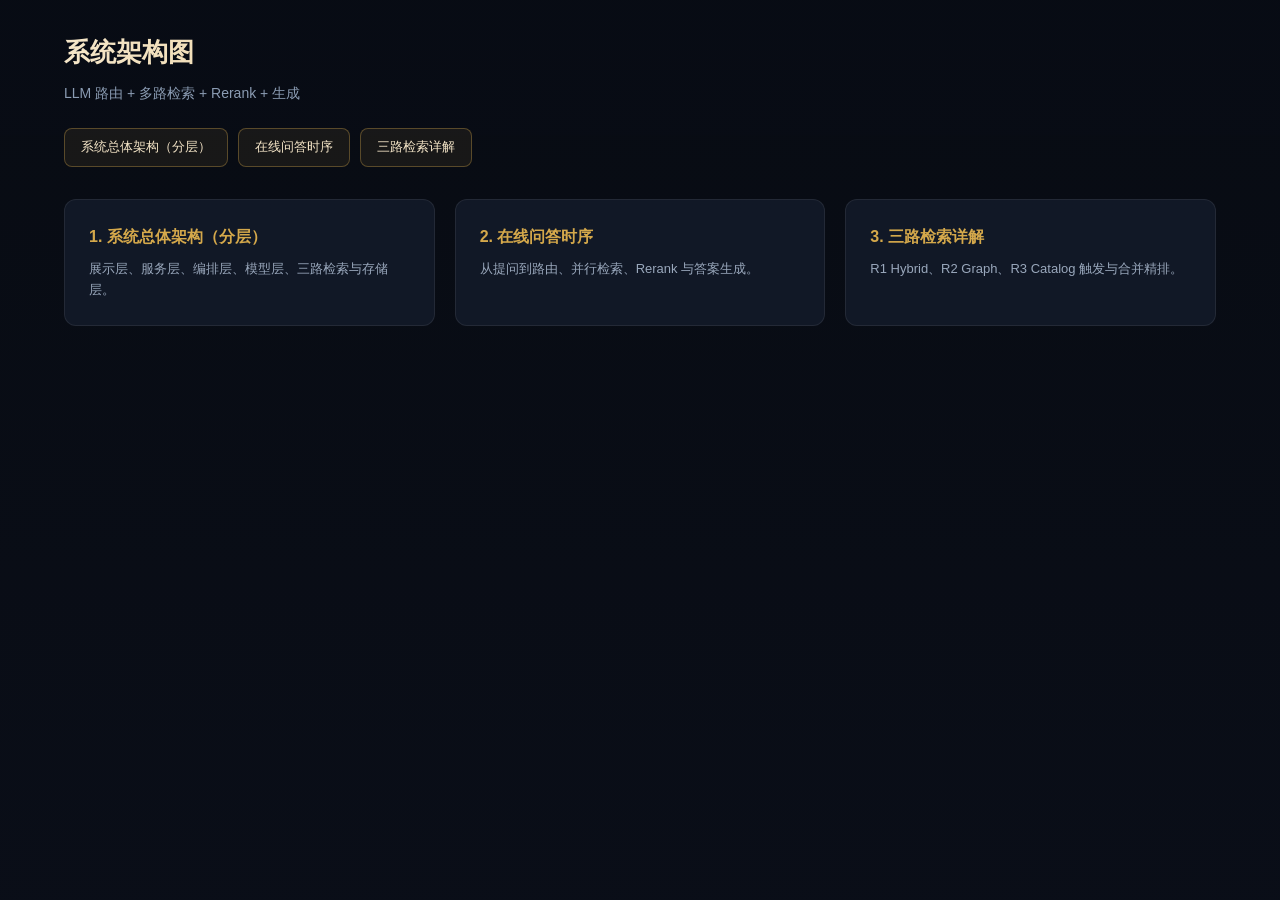
<file: 架构图/architecture/index.html>
<!DOCTYPE html>
<html lang="zh-CN">
<head>
  <meta charset="UTF-8" />
  <meta name="viewport" content="width=device-width, initial-scale=1" />
  <title>系统架构图</title>
  <link rel="stylesheet" href="style.css" />
</head>
<body>
  <div class="page">
    <header class="header">
      <h1>系统架构图</h1>
      <p class="subtitle">LLM 路由 + 多路检索 + Rerank + 生成</p>
    </header>
    <nav class="nav">
      <a href="system-overview.html">系统总体架构（分层）</a>
      <a href="chat-sequence.html">在线问答时序</a>
      <a href="retrieval-pipeline.html">三路检索详解</a>
    </nav>
    <section class="cards">
      <a class="card" href="system-overview.html"><h2>1. 系统总体架构（分层）</h2><p>展示层、服务层、编排层、模型层、三路检索与存储层。</p></a>
      <a class="card" href="chat-sequence.html"><h2>2. 在线问答时序</h2><p>从提问到路由、并行检索、Rerank 与答案生成。</p></a>
      <a class="card" href="retrieval-pipeline.html"><h2>3. 三路检索详解</h2><p>R1 Hybrid、R2 Graph、R3 Catalog 触发与合并精排。</p></a>
    </section>
  </div>
</body>
</html>
</file>
<file: 架构图/architecture/style.css>
* { box-sizing: border-box; margin: 0; padding: 0; }
body { font-family: "PingFang SC", "Microsoft YaHei", sans-serif; min-height: 100vh; color: #e8ecf0; background: #0a0e14; line-height: 1.6; }
body::before { content: ""; position: fixed; inset: 0; background: linear-gradient(180deg, rgba(8,12,20,.95), rgba(10,14,24,.99)); pointer-events: none; z-index: 0; }
.page { position: relative; z-index: 1; max-width: 1200px; margin: 0 auto; padding: 32px 24px 64px; }
.header h1 { font-size: 26px; font-weight: 700; background: linear-gradient(90deg, #f5e6c8, #d4a84b); -webkit-background-clip: text; -webkit-text-fill-color: transparent; }
.subtitle { margin-top: 8px; color: #8b9cb3; font-size: 14px; }
.nav { display: flex; flex-wrap: wrap; gap: 10px; margin: 24px 0 32px; }
.nav a { padding: 8px 16px; border-radius: 8px; border: 1px solid rgba(212,168,75,.35); background: rgba(212,168,75,.08); color: #f5e6c8; text-decoration: none; font-size: 13px; }
.nav a:hover { background: rgba(212,168,75,.18); }
.cards { display: grid; grid-template-columns: repeat(auto-fit, minmax(280px, 1fr)); gap: 20px; }
.card { display: block; padding: 24px; border-radius: 12px; border: 1px solid rgba(255,255,255,.08); background: rgba(20,28,44,.75); text-decoration: none; color: inherit; }
.card:hover { border-color: rgba(212,168,75,.4); }
.card h2 { font-size: 16px; color: #d4a84b; margin-bottom: 10px; }
.card p { font-size: 13px; color: #9aa8bc; }
.diagram-section h2 { font-size: 18px; color: #d4a84b; margin-bottom: 6px; }
.diagram-section .desc { font-size: 13px; color: #8b9cb3; margin-bottom: 20px; }
.diagram-wrap { padding: 24px 16px; border-radius: 12px; border: 1px solid rgba(255,255,255,.08); background: rgba(20,28,44,.6); overflow-x: auto; }
.back-link { display: inline-block; margin-bottom: 24px; color: #7ec8ff; text-decoration: none; font-size: 13px; }
</file>
